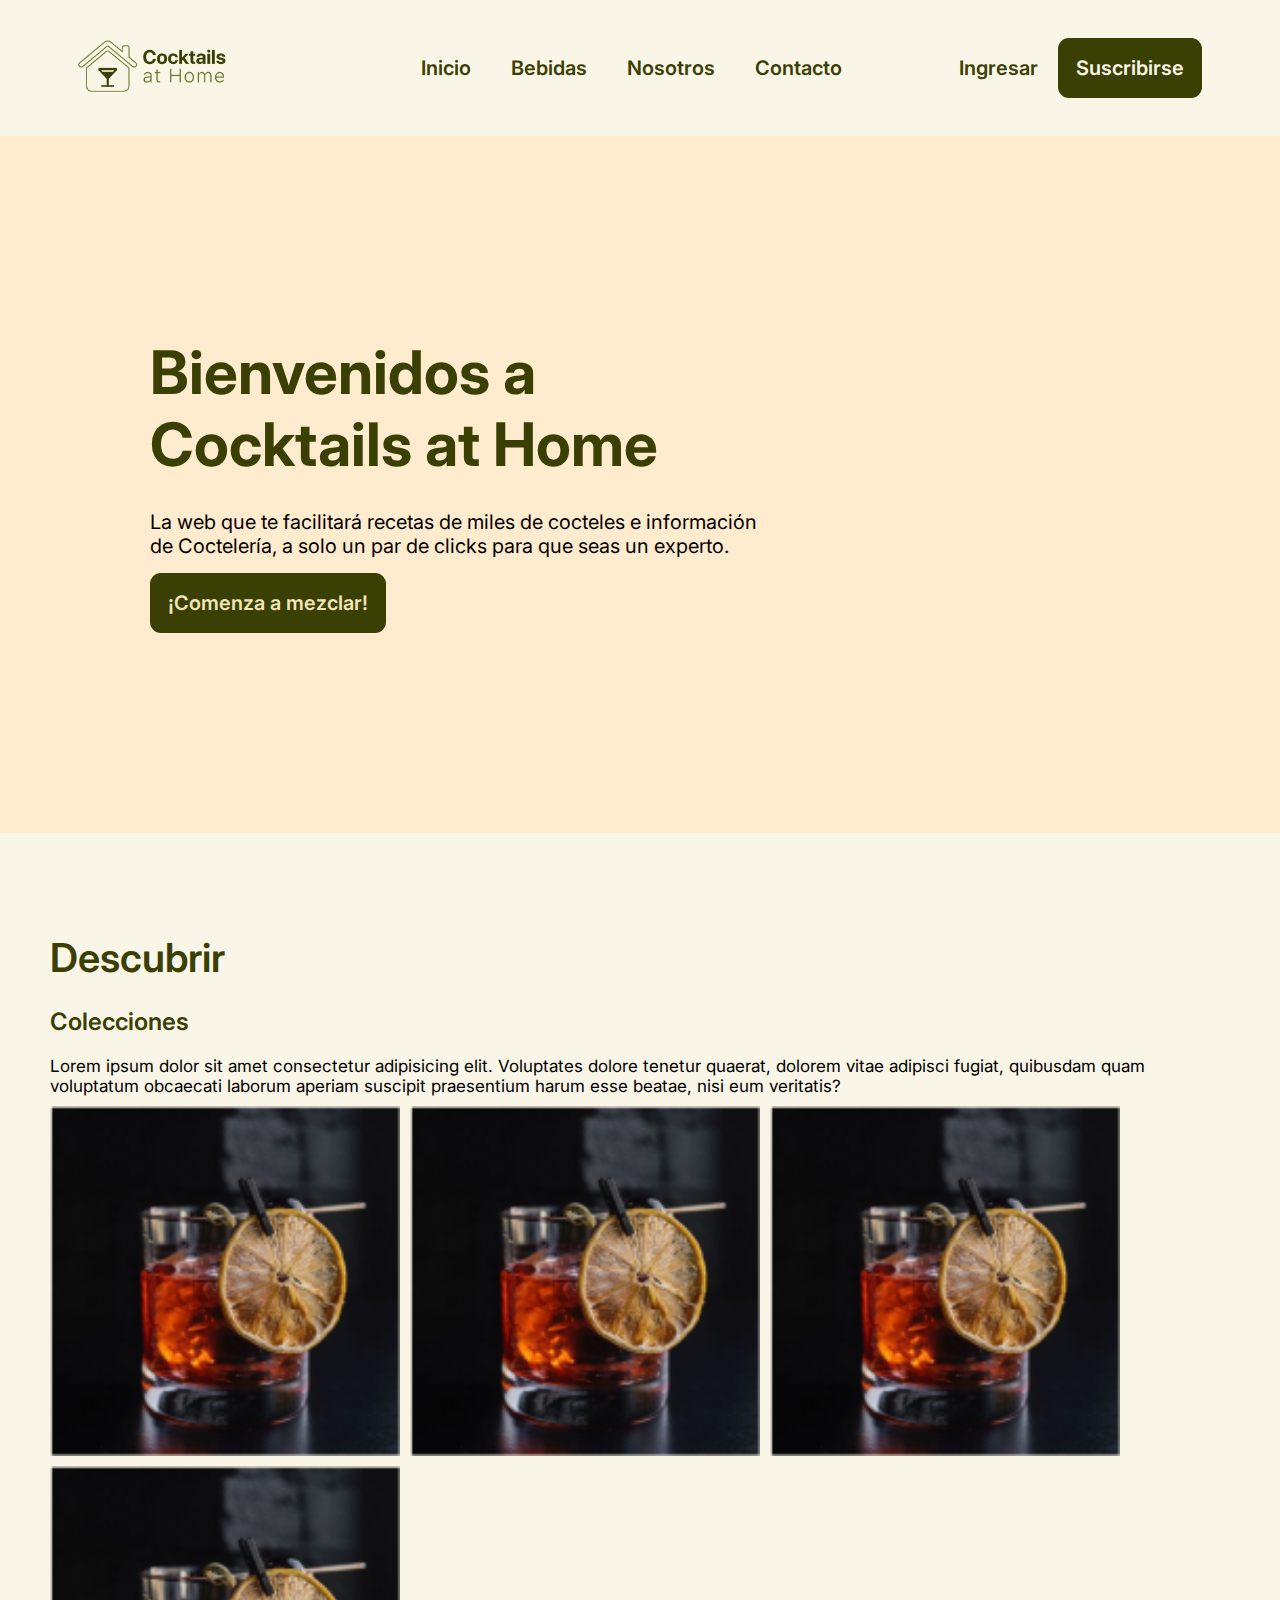
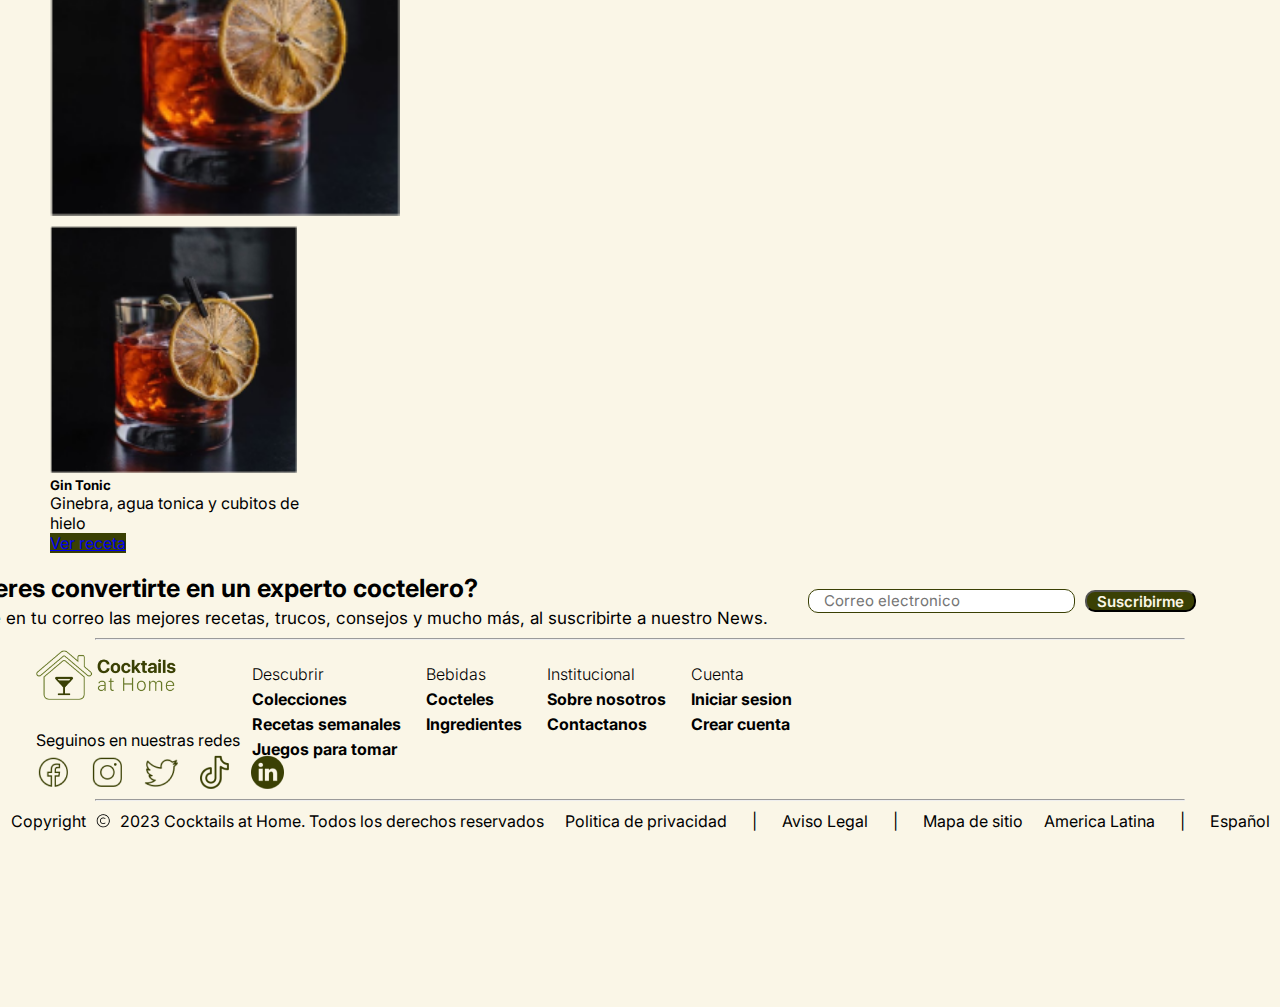
<file: index.html>
<!DOCTYPE html>
<html lang="en">
<head>
    <meta charset="UTF-8">
    <meta http-equiv="X-UA-Compatible" content="IE=edge">
    <meta name="viewport" content="width=device-width, initial-scale=1.0">
    <link href="https://cdn.jsdelivr.net/npm/bootstrap@5.0.2/dist/css/bootstrap.min.css" rel="stylesheet" integrity="sha384-EVSTQN3/azprG1Anm3QDgpJLIm9Nao0Yz1ztcQTwFspd3yD65VohhpuuCOmLASjC" crossorigin="anonymous">
    <link rel="stylesheet" href="./estilos/styles.css">
    <title>Cocktails at Home</title>
    <link rel="icon" type="image/x-icon" href="./images/favicon-cocktails-at-home.png">
</head>
<body>
    <!-- === HEADER === -->
    <header>
        <div class="header-desktop">
            <!-- === LOGO HEADER === -->
            <div>
                <a href="./index.html">
                    <img src="./images/logo-horizontal.png" alt="logo de Cocktails at Home horizontal" class="logoHeader">
                </a>
            </div>
            <!-- === NAV BAR === -->
            <nav class="navBar">
                <ul>
                    <li>
                        <a href="./index.html">Inicio</a>
                    </li>
                    <li>
                        <a href="./pages/bebidas.html">Bebidas</a>
                        <ul class="subMenu">
                            <li>
                                <a href="./pages/cocteles.html">Cocteles</a>
                            </li>
                            <li>
                            <a href="./pages/ingredientes.html">Ingredientes</a>
                            </li>
                        </ul>
                    </li>
                    <li>
                        <a href="./pages/nosotros.html">Nosotros</a>
                    </li>
                    <li>
                        <a href="./pages/contacto.html">Contacto</a>
                    </li>
                </ul>
            </nav>
            <!-- === BOTONERA RIGHT === -->
            <div class="rightHeader">
                <ul>
                    <li>
                        <a class="botonHeader signUp" href="./pages/ingresar.html">Ingresar</a>
                    </li>
                    <li>
                        <a class="botonHeader suscribe" href="./pages/suscribirse.html">Suscribirse</a>
                    </li>
                </ul>
            </div>
        </div>
        <div class="header-mobile--420">
            <div class="header-mobile__top-header">
                <!-- === LOGO HEADER === -->
                <div >
                    <a href="./index.html">
                        <img src="./images/logo-horizontal.png" alt="logo de Cocktails at Home horizontal" class="logoHeader">
                    </a>
                </div>
                <div class="rightHeader">
                    <ul>
                        <li>
                            <a class="botonHeader signUp" href="./pages/ingresar.html">Ingresar</a>
                        </li>
                        <li>
                            <a class="botonHeader suscribe" href="./pages/suscribirse.html">Suscribirse</a>
                        </li>
                    </ul>
                </div>
            </div>
            <!-- === NAV BAR === -->
            <nav class="navBar">
                <ul>
                    <li>
                        <a href="./index.html">Inicio</a>
                    </li>
                    <li>
                        <a href="./pages/bebidas.html">Bebidas</a>
                        <ul class="subMenu">
                            <li>
                                <a href="./pages/cocteles.html">Cocteles</a>
                            </li>
                            <li>
                            <a href="./pages/ingredientes.html">Ingredientes</a>
                            </li>
                        </ul>
                    </li>
                    <li>
                        <a href="./pages/nosotros.html">Nosotros</a>
                    </li>
                    <li>
                        <a href="./pages/contacto.html">Contacto</a>
                    </li>
                </ul>
            </nav>
            <!-- === BOTONERA RIGHT === -->
            
        </div>
    </header>
    <!-- === MAIN SECTION === -->
    <main class="bestContent">
        <h1 class="headingTag1">
            Bienvenidos a Cocktails at Home
        </h1>
        <div>
            <p class="description">La web que te facilitará recetas de miles de cocteles e información de Coctelería, a solo un par de clicks para que seas un experto.</p>
        </div>
        <div class="botonCtaMain">
            <a href="" class="textBoton">¡Comenza a mezclar!</a>
        </div>
    </main>
    <!-- === CATEGORIAS === -->
    <section class="categories">
        <h2 class="tituloSection">Descubrir</h2>
        <div class="containerFlex">
            <h3 class="subTitulos">Colecciones</h2>
                <p class="parrafos">Lorem ipsum dolor sit amet consectetur adipisicing elit. Voluptates dolore tenetur quaerat, dolorem vitae adipisci fugiat, quibusdam quam voluptatum obcaecati laborum aperiam suscipit praesentium harum esse beatae, nisi eum veritatis?</p>
            <div class="containerImg">
                <div class="imgCategories">
                    <img src="./images/negroni.png" alt="negroni con decoracion de fruto seco en fondo oscuro">
                </div>
                <div class="imgCategories">
                    <img src="./images/negroni.png" alt="negroni con decoracion de fruto seco en fondo oscuro">
                </div>
                <div class="imgCategories">
                    <img src="./images/negroni.png" alt="negroni con decoracion de fruto seco en fondo oscuro">
                </div>
                <div class="imgCategories">
                    <img src="./images/negroni.png" alt="negroni con decoracion de fruto seco en fondo oscuro">
                </div>
            </div>
            <div class="card" style="width: 18rem;">
                <img src="./images/negroni.png" class="card-img-top" alt="foto negroni">
                <div class="card-body">
                    <h5 class="card-title">Gin Tonic</h5>
                    <p class="card-text">Ginebra, agua tonica y cubitos de hielo</p>
                    <a href="#" class="btn btn-primary color">Ver receta</a>
                </div>
            </div>
        </div>
    </section>
    <!-- === FOOTER === -->
    <footer >
        <div class="gridFooter">
            <!-- === TOP FOOTER === -->
            <div class="topFooterText" >
                    <h4>¿Queres convertirte en un experto coctelero?</h4>
                    <p class="parrafos">Recibe en tu correo las mejores recetas, trucos, consejos y mucho más, al suscribirte a nuestro News.</p>
            </div>
            <div class="topFooterForm">
                <form class="form" action="suscribeNewslatter">
                    <input placeholder="Correo electronico" type="email" id="mail" name="user_mail" class="input">
                    <button type="submit">Suscribirme</button>
                </form>
            </div>
            <hr class="sepFoot1">
            <!-- === MID FOOTER === -->
            <div class="midFooterMarca">
                <img class="logo" src="./images/logo-horizontal.png" alt="logo horizontal">
                <div class="midFooterRedes">
                    <p>Seguinos en nuestras redes</p>
                    <div class="iconsRedes">
                        <img src="./images/icons-redes/icons8-facebook-nuevo-50 1.png" alt="red social facebook">
                        <img src="./images/icons-redes/icons8-instagram-50 1.png" alt="red social instagram">
                        <img src="./images/icons-redes/icons8-twitter-50 2.png" alt="red social twitter">
                        <img src="./images/icons-redes/tik-tok 1.png" alt="red social tik tok">
                        <img src="./images/icons-redes/linkedin 1.png" alt="red social linkedIn">
                    </div>
                </div>
            </div>
            <div class="midFooterNav">
                <div class="navItems">
                    <p class="titleNav">Descubrir</p>
                    <p>Colecciones</p>
                    <p>Recetas semanales</p>
                    <p>Juegos para tomar</p>
                </div>
                <div class="navItems">
                    <p class="titleNav">Bebidas</p>
                    <p>Cocteles</p>
                    <p>Ingredientes</p>
                </div>
                <div class="navItems">
                    <p class="titleNav">Institucional</p>
                    <p>Sobre nosotros</p>
                    <p>Contactanos</p>
                </div>
                <div class="navItems">
                    <p class="titleNav">Cuenta</p>
                    <p>Iniciar sesion</p>
                    <p>Crear cuenta</p>
                </div>
            </div>
            <hr class="sepFoot2">
            <!-- === BOTTOM FOOTER === -->
            <div class="bottomFooter">
                <div class="footerCopyright">
                    <p>Copyright</p>
                    <img src="./images/copyright-icon.png" alt="icono de copyright" class="iconCopyright">
                    <p>2023 Cocktails at Home. Todos los derechos reservados</p>
                </div>
                <div class="footerPolitic">
                    <p>Politica de privacidad</p>
                    <p>|</p>
                    <p>Aviso Legal</p>
                    <p>|</p>
                    <p>Mapa de sitio</p>
                </div>
                <div class="footerUbication">
                    <p>America Latina</p>
                    <p>|</p>
                    <p>Español</p>
                </div>
            </div>
    </footer>
    <script src="https://cdn.jsdelivr.net/npm/bootstrap@5.0.2/dist/js/bootstrap.bundle.min.js" integrity="sha384-MrcW6ZMFYlzcLA8Nl+NtUVF0sA7MsXsP1UyJoMp4YLEuNSfAP+JcXn/tWtIaxVXM" crossorigin="anonymous"></script>
</body>
</html>
</file>
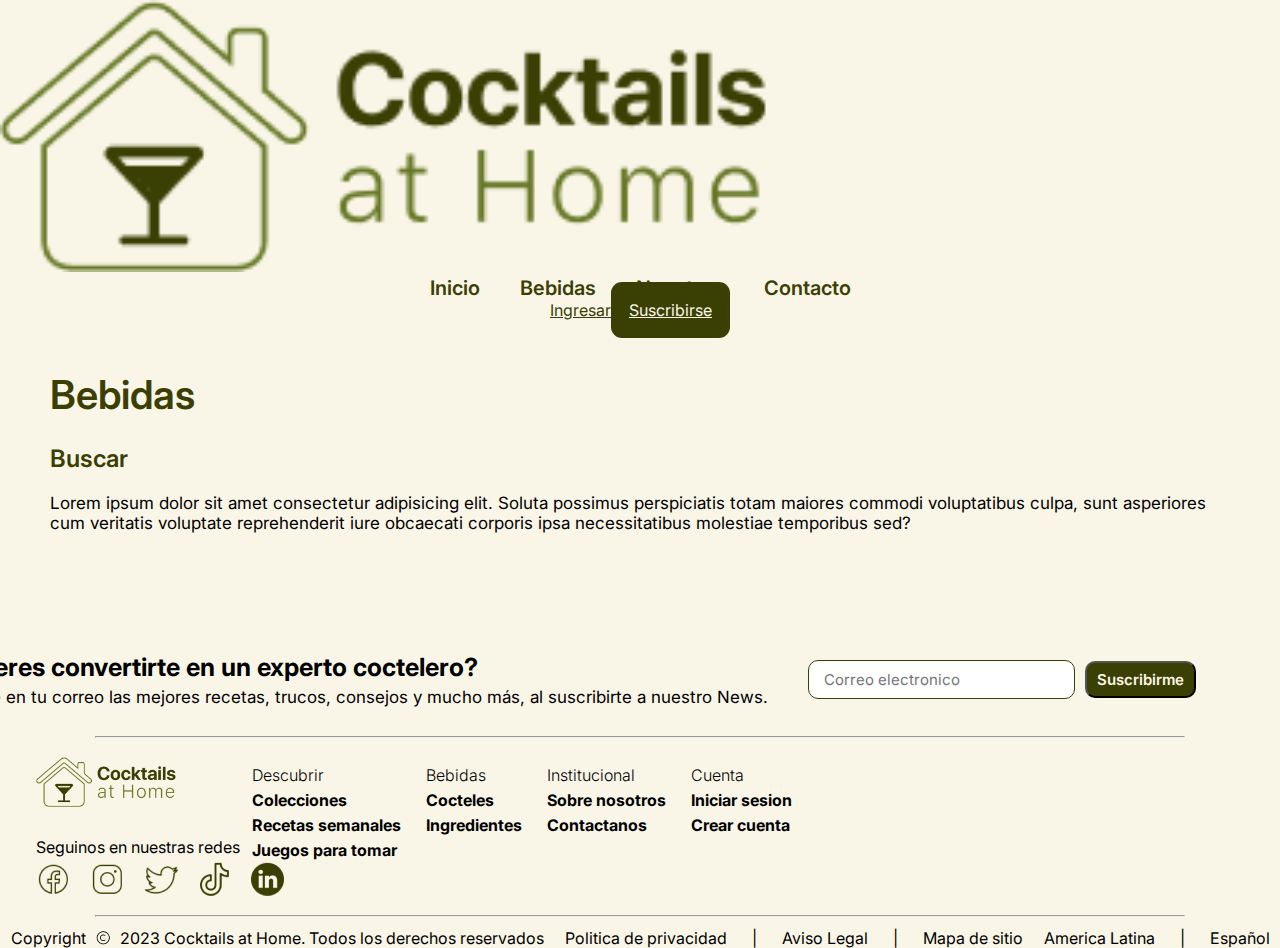
<file: pages/bebidas.html>
<!DOCTYPE html>
<html lang="en">
<head>
    <meta charset="UTF-8">
    <meta http-equiv="X-UA-Compatible" content="IE=edge">
    <meta name="viewport" content="width=device-width, initial-scale=1.0">
    <link href="https://cdn.jsdelivr.net/npm/bootstrap@5.0.2/dist/css/bootstrap.min.css" rel="stylesheet" integrity="sha384-EVSTQN3/azprG1Anm3QDgpJLIm9Nao0Yz1ztcQTwFspd3yD65VohhpuuCOmLASjC" crossorigin="anonymous">
    <link rel="stylesheet" href="../estilos/styles.css">
    <title>Cocktails at Home</title>
    <link rel="icon" type="image/x-icon" href="../images/favicon-cocktails-at-home.png">
</head>
<body>
    <!-- === HEADER === -->
    <header>
        <!-- === LOGO HEADER === -->
        <div>
            <a href="../index.html">
                <img src="../images/logo-horizontal.png" alt="logo de Cocktails at Home horizontal" class="logoHeader">
            </a>
        </div>
        <!-- === NAV BAR === -->
        <nav class="navBar">
            <ul>
                <li>
                    <a href="../index.html">Inicio</a>
                </li>
                <li>
                    <a href="./bebidas.html">Bebidas</a>
                    <ul class="subMenu">
                        <li>
                            <a href="./cocteles.html">Cocteles</a>
                        </li>
                        <li>
                        <a href="./ingredientes.html">Ingredientes</a>
                        </li>
                    </ul>
                </li>
                <li>
                    <a href="./nosotros.html">Nosotros</a>
                </li>
                <li>
                    <a href="./contacto.html">Contacto</a>
                </li>
            </ul>
        </nav>
        <!-- === BOTONERA RIGHT === -->
        <div class="rightHeader">
            <ul>
                <li>
                    <a class="signUp" href="./pages/ingresar.html">Ingresar</a>
                </li>
                <li>
                    <a class="suscribe" href="./pages/suscribirse.html">Suscribirse</a>
                </li>
            </ul>
        </div>
    </header>
    <main class="categories">
        <h1 class="tituloSection">
            Bebidas
        </h1>
        <div class="containerFlex">
            <h2 class="subTitulos">Buscar</h2>
            <p class="parrafos">Lorem ipsum dolor sit amet consectetur adipisicing elit. Soluta possimus perspiciatis totam maiores commodi voluptatibus culpa, sunt asperiores cum veritatis voluptate reprehenderit iure obcaecati corporis ipsa necessitatibus molestiae temporibus sed?</p>
        </div>
    </main>
    <!-- === FOOTER === -->
    <footer class="gridFooter">
        <!-- === TOP FOOTER === -->
        <div class="topFooterText" >
                <h4>¿Queres convertirte en un experto coctelero?</h4>
                <p class="parrafos">Recibe en tu correo las mejores recetas, trucos, consejos y mucho más, al suscribirte a nuestro News.</p>
        </div>
        <div class="topFooterForm">
            <form class="form" action="suscribeNewslatter">
                <input placeholder="Correo electronico" type="email" id="mail" name="user_mail" class="input">
                <button type="submit">Suscribirme</button>
            </form>
        </div>
        <hr class="sepFoot1">
        <!-- === MID FOOTER === -->
        <div class="midFooterMarca">
            <img class="logo" src="../images/logo-horizontal.png" alt="logo horizontal">
            <div class="midFooterRedes">
                <p>Seguinos en nuestras redes</p>
                <div class="iconsRedes">
                    <img src="../images/icons-redes/icons8-facebook-nuevo-50 1.png" alt="red social facebook">
                    <img src="../images/icons-redes/icons8-instagram-50 1.png" alt="red social instagram">
                    <img src="../images/icons-redes/icons8-twitter-50 2.png" alt="red social twitter">
                    <img src="../images/icons-redes/tik-tok 1.png" alt="red social tik tok">
                    <img src="../images/icons-redes/linkedin 1.png" alt="red social linkedIn">
                </div>
            </div>
        </div>
        <div class="midFooterNav">
            <div class="navItems">
                <p class="titleNav">Descubrir</p>
                <p>Colecciones</p>
                <p>Recetas semanales</p>
                <p>Juegos para tomar</p>
            </div>
            <div class="navItems">
                <p class="titleNav">Bebidas</p>
                <p>Cocteles</p>
                <p>Ingredientes</p>
            </div>
            <div class="navItems">
                <p class="titleNav">Institucional</p>
                <p>Sobre nosotros</p>
                <p>Contactanos</p>
            </div>
            <div class="navItems">
                <p class="titleNav">Cuenta</p>
                <p>Iniciar sesion</p>
                <p>Crear cuenta</p>
            </div>
        </div>
        <hr class="sepFoot2">
        <!-- === BOTTOM FOOTER === -->
        <div class="bottomFooter">
            <div class="footerCopyright">
                <p>Copyright</p>
                <img src="../images/copyright-icon.png" alt="icono de copyright" class="iconCopyright">
                <p>2023 Cocktails at Home. Todos los derechos reservados</p>
            </div>
            <div class="footerPolitic">
                <p>Politica de privacidad</p>
                <p>|</p>
                <p>Aviso Legal</p>
                <p>|</p>
                <p>Mapa de sitio</p>
            </div>
            <div class="footerUbication">
                <p>America Latina</p>
                <p>|</p>
                <p>Español</p>
            </div>
        </div>
    </footer>
    <script src="https://cdn.jsdelivr.net/npm/bootstrap@5.0.2/dist/js/bootstrap.bundle.min.js" integrity="sha384-MrcW6ZMFYlzcLA8Nl+NtUVF0sA7MsXsP1UyJoMp4YLEuNSfAP+JcXn/tWtIaxVXM" crossorigin="anonymous"></script>
</body>
</html>
</file>
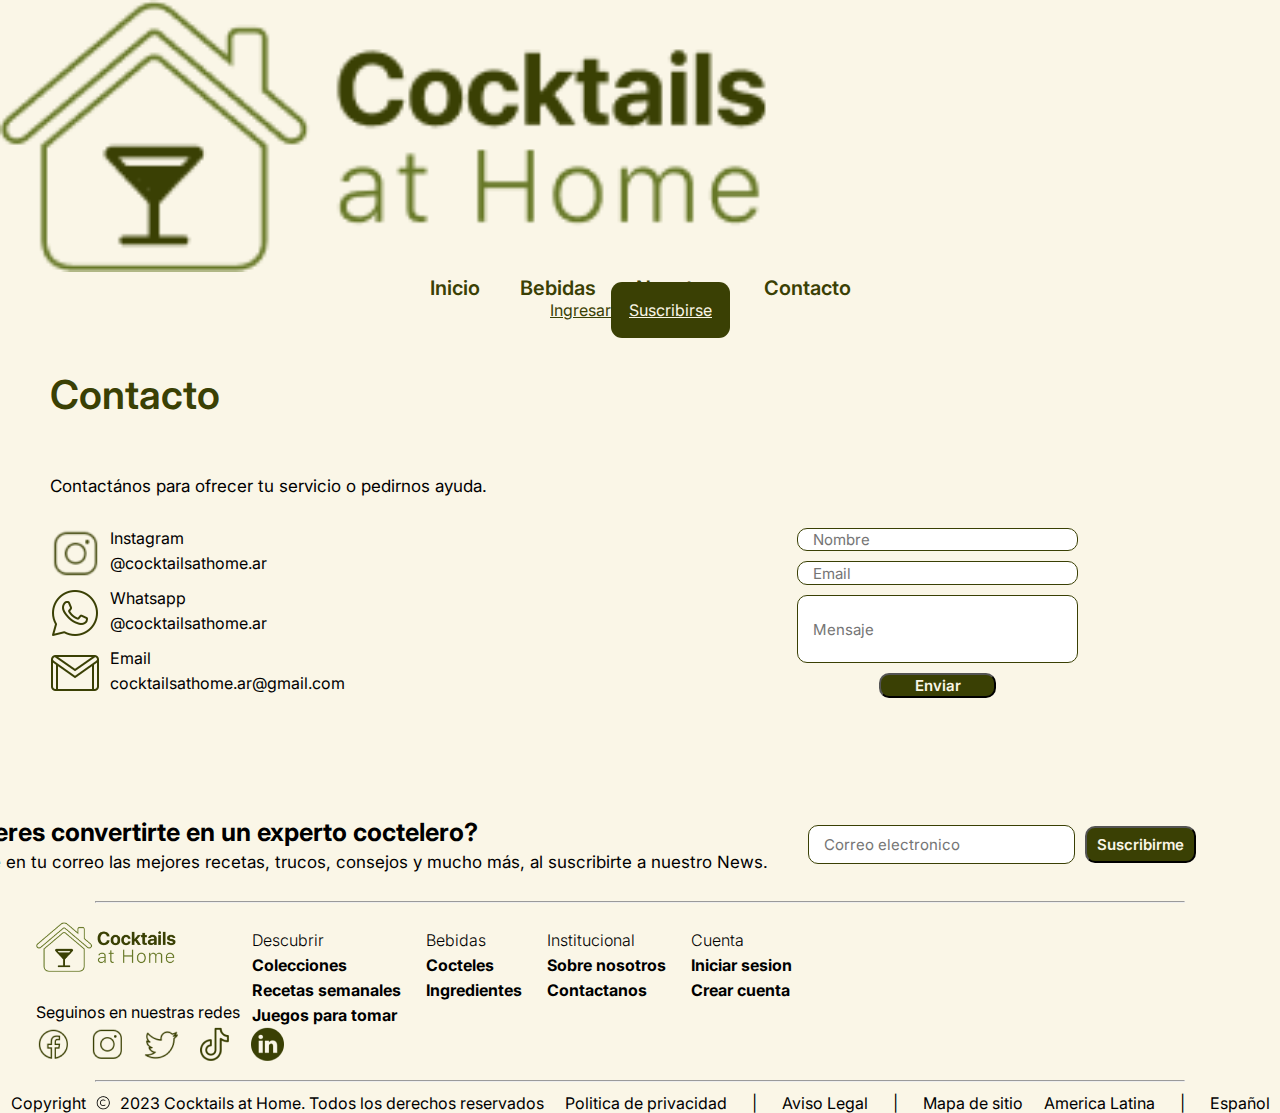
<file: pages/contacto.html>
<!DOCTYPE html>
<html lang="en">
<head>
    <meta charset="UTF-8">
    <meta http-equiv="X-UA-Compatible" content="IE=edge">
    <meta name="viewport" content="width=device-width, initial-scale=1.0">
    <link href="https://cdn.jsdelivr.net/npm/bootstrap@5.0.2/dist/css/bootstrap.min.css" rel="stylesheet" integrity="sha384-EVSTQN3/azprG1Anm3QDgpJLIm9Nao0Yz1ztcQTwFspd3yD65VohhpuuCOmLASjC" crossorigin="anonymous">
    <link rel="stylesheet" href="../estilos/styles.css">
    <title>Cocktails at Home</title>
    <link rel="icon" type="image/x-icon" href="../images/favicon-cocktails-at-home.png">
</head>
<body>
    <header>
        <div>
            <a href="../index.html">
                <img src="../images/logo-horizontal.png" alt="logo de Cocktails at Home horizontal" class="logoHeader">
            </a>
        </div>
        <nav class="navBar">
            <ul>
                <li>
                    <a href="../index.html">Inicio</a>
                </li>
                <li>
                    <a href="./bebidas.html">Bebidas</a>
                    <ul class="subMenu">
                        <li>
                            <a href="./cocteles.html">Cocteles</a>
                        </li>
                        <li>
                        <a href="./ingredientes.html">Ingredientes</a>
                        </li>
                    </ul>
                </li>
                <li>
                    <a href="./nosotros.html">Nosotros</a>
                </li>
                <li>
                    <a href="./contacto.html">Contacto</a>
                </li>
            </ul>
        </nav>
        <div class="rightHeader">
            <ul>
                <li>
                    <a class="signUp" href="./pages/ingresar.html">Ingresar</a>
                </li>
                <li>
                    <a class="suscribe" href="./pages/suscribirse.html">Suscribirse</a>
                </li>
            </ul>
        </div>
    </header>
    <main class="categories gap">
        <h1 class="tituloSection">Contacto</h1>
        <p class="parrafos">
            Contactános para ofrecer tu servicio o pedirnos ayuda.
        </p>
        <div class="containerFlex contactRow">
            <div class="containerFlex">
                <div class="containerFlex contactRow">
                    <img class="iconInstagram" src="../images/icons-redes/icons8-instagram-50 1.png" alt="icono Instagram">
                    <div class="navItems">
                        <p>Instagram</p>
                        <p>@cocktailsathome.ar</p>
                    </div>
                </div>
                <div class="containerFlex contactRow">
                    <img src="../images/icons-redes/icons8-whatsapp-50.png" alt="icono Whatsapp">
                    <div class="navItems">
                        <p>Whatsapp</p>
                        <p>@cocktailsathome.ar</p>
                    </div>
                </div>
                <div class="containerFlex contactRow">
                    <img src="../images/icons-redes/icons8-gmail-50.png" alt="icono gmail">
                    <div class="navItems">
                        <p>Email</p>
                        <p>cocktailsathome.ar@gmail.com</p>
                    </div>
                </div>
            </div>
            <article class="containerFlex articleForm">
                <form class="form contactForm" action="contact">
                    <input placeholder="Nombre" type="text" id="mail" name="user_mail" class="input">
                    <input placeholder="Email" type="email" class="input">
                    <input placeholder="Mensaje" type="text" class="messageForm input">
                    <button type="submit">Enviar</button>
                </form>
            </article>
        </div>
    </main>
    <!-- === FOOTER === -->
    <footer class="gridFooter">
        <!-- === TOP FOOTER === -->
        <div class="topFooterText" >
                <h4>¿Queres convertirte en un experto coctelero?</h4>
                <p class="parrafos">Recibe en tu correo las mejores recetas, trucos, consejos y mucho más, al suscribirte a nuestro News.</p>
        </div>
        <div class="topFooterForm">
            <form class="form" action="suscribeNewslatter">
                <input placeholder="Correo electronico" type="email" id="mail" name="user_mail" class="input">
                <button type="submit">Suscribirme</button>
            </form>
        </div>
        <hr class="sepFoot1">
        <!-- === MID FOOTER === -->
        <div class="midFooterMarca">
            <img class="logo" src="../images/logo-horizontal.png" alt="logo horizontal">
            <div class="midFooterRedes">
                <p>Seguinos en nuestras redes</p>
                <div class="iconsRedes">
                    <img src="../images/icons-redes/icons8-facebook-nuevo-50 1.png" alt="red social facebook">
                    <img src="../images/icons-redes/icons8-instagram-50 1.png" alt="red social instagram">
                    <img src="../images/icons-redes/icons8-twitter-50 2.png" alt="red social twitter">
                    <img src="../images/icons-redes/tik-tok 1.png" alt="red social tik tok">
                    <img src="../images/icons-redes/linkedin 1.png" alt="red social linkedIn">
                </div>
            </div>
        </div>
        <div class="midFooterNav">
            <div class="navItems">
                <p class="titleNav">Descubrir</p>
                <p>Colecciones</p>
                <p>Recetas semanales</p>
                <p>Juegos para tomar</p>
            </div>
            <div class="navItems">
                <p class="titleNav">Bebidas</p>
                <p>Cocteles</p>
                <p>Ingredientes</p>
            </div>
            <div class="navItems">
                <p class="titleNav">Institucional</p>
                <p>Sobre nosotros</p>
                <p>Contactanos</p>
            </div>
            <div class="navItems">
                <p class="titleNav">Cuenta</p>
                <p>Iniciar sesion</p>
                <p>Crear cuenta</p>
            </div>
        </div>
        <hr class="sepFoot2">
        <!-- === BOTTOM FOOTER === -->
        <div class="bottomFooter">
            <div class="footerCopyright">
                <p>Copyright</p>
                <img src="../images/copyright-icon.png" alt="icono de copyright" class="iconCopyright">
                <p>2023 Cocktails at Home. Todos los derechos reservados</p>
            </div>
            <div class="footerPolitic">
                <p>Politica de privacidad</p>
                <p>|</p>
                <p>Aviso Legal</p>
                <p>|</p>
                <p>Mapa de sitio</p>
            </div>
            <div class="footerUbication">
                <p>America Latina</p>
                <p>|</p>
                <p>Español</p>
            </div>
        </div>
    </footer>
    <script src="https://cdn.jsdelivr.net/npm/bootstrap@5.0.2/dist/js/bootstrap.bundle.min.js" integrity="sha384-MrcW6ZMFYlzcLA8Nl+NtUVF0sA7MsXsP1UyJoMp4YLEuNSfAP+JcXn/tWtIaxVXM" crossorigin="anonymous"></script>
</body>
</file>
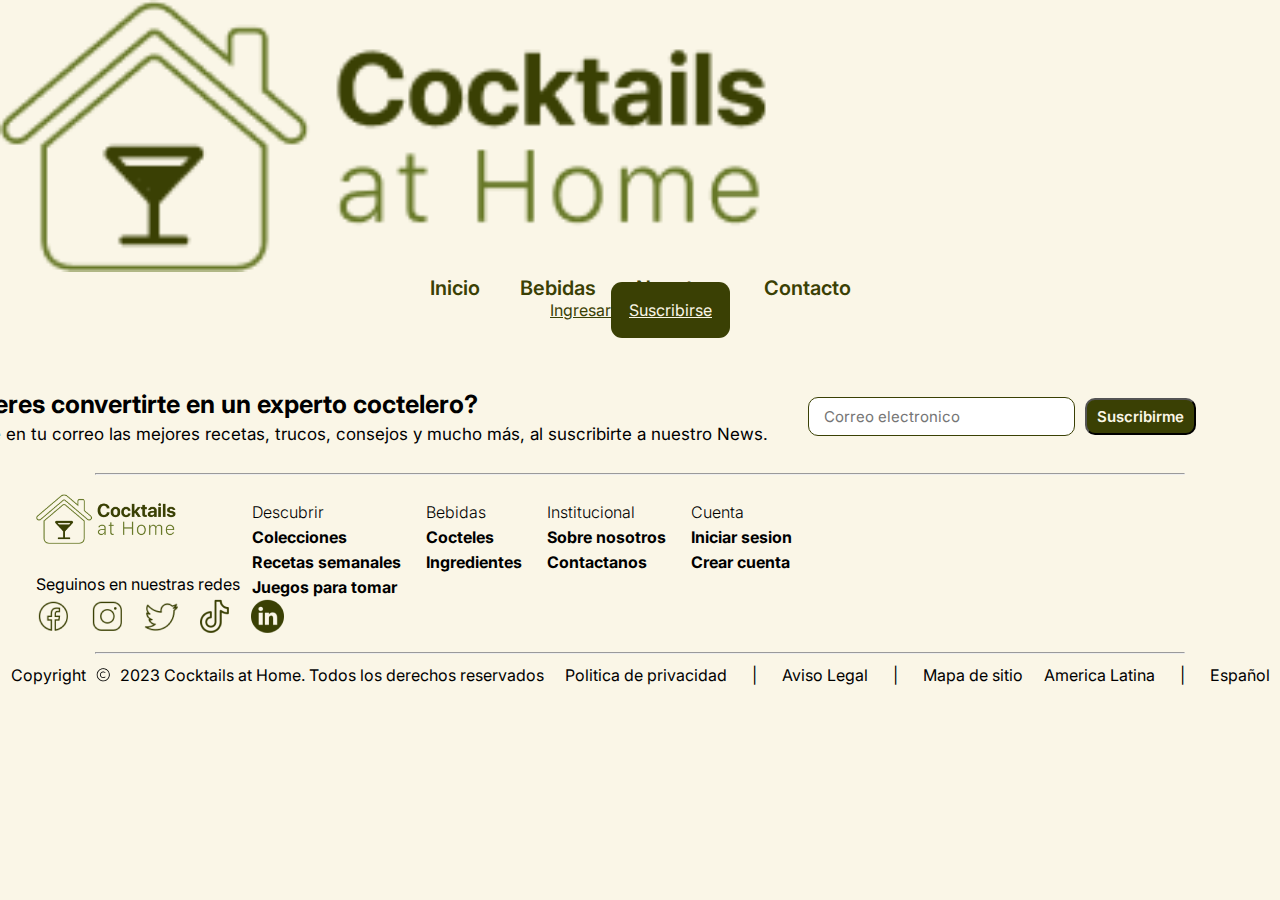
<file: pages/ingresar.html>
<!DOCTYPE html>
<html lang="en">
<head>
    <meta charset="UTF-8">
    <meta http-equiv="X-UA-Compatible" content="IE=edge">
    <meta name="viewport" content="width=device-width, initial-scale=1.0">
    <link href="https://cdn.jsdelivr.net/npm/bootstrap@5.0.2/dist/css/bootstrap.min.css" rel="stylesheet" integrity="sha384-EVSTQN3/azprG1Anm3QDgpJLIm9Nao0Yz1ztcQTwFspd3yD65VohhpuuCOmLASjC" crossorigin="anonymous">
    <link rel="stylesheet" href="../estilos/styles.css">
    <title>Cocktails at Home</title>
    <link rel="icon" type="image/x-icon" href="../images/favicon-cocktails-at-home.png">
</head>
<body>
    <header>
        <div>
            <a href="../index.html">
                <img src="../images/logo-horizontal.png" alt="logo de Cocktails at Home horizontal" class="logoHeader">
            </a>
        </div>
        <nav class="navBar">
            <ul>
                <li>
                    <a href="../index.html">Inicio</a>
                </li>
                <li>
                    <a href="./bebidas.html">Bebidas</a>
                    <ul class="subMenu">
                        <li>
                            <a href="./cocteles.html">Cocteles</a>
                        </li>
                        <li>
                        <a href="./ingredientes.html">Ingredientes</a>
                        </li>
                    </ul>
                </li>
                <li>
                    <a href="./nosotros.html">Nosotros</a>
                </li>
                <li>
                    <a href="./contacto.html">Contacto</a>
                </li>
            </ul>
        </nav>
        <div class="rightHeader">
            <ul>
                <li>
                    <a class="signUp" href="./pages/ingresar.html">Ingresar</a>
                </li>
                <li>
                    <a class="suscribe" href="./pages/suscribirse.html">Suscribirse</a>
                </li>
            </ul>
        </div>
    </header>
    <!-- === FOOTER === -->
    <footer class="gridFooter">
        <!-- === TOP FOOTER === -->
        <div class="topFooterText" >
                <h4>¿Queres convertirte en un experto coctelero?</h4>
                <p class="parrafos">Recibe en tu correo las mejores recetas, trucos, consejos y mucho más, al suscribirte a nuestro News.</p>
        </div>
        <div class="topFooterForm">
            <form class="form" action="suscribeNewslatter">
                <input placeholder="Correo electronico" type="email" id="mail" name="user_mail" class="input">
                <button type="submit">Suscribirme</button>
            </form>
        </div>
        <hr class="sepFoot1">
        <!-- === MID FOOTER === -->
        <div class="midFooterMarca">
            <img class="logo" src="../images/logo-horizontal.png" alt="logo horizontal">
            <div class="midFooterRedes">
                <p>Seguinos en nuestras redes</p>
                <div class="iconsRedes">
                    <img src="../images/icons-redes/icons8-facebook-nuevo-50 1.png" alt="red social facebook">
                    <img src="../images/icons-redes/icons8-instagram-50 1.png" alt="red social instagram">
                    <img src="../images/icons-redes/icons8-twitter-50 2.png" alt="red social twitter">
                    <img src="../images/icons-redes/tik-tok 1.png" alt="red social tik tok">
                    <img src="../images/icons-redes/linkedin 1.png" alt="red social linkedIn">
                </div>
            </div>
        </div>
        <div class="midFooterNav">
            <div class="navItems">
                <p class="titleNav">Descubrir</p>
                <p>Colecciones</p>
                <p>Recetas semanales</p>
                <p>Juegos para tomar</p>
            </div>
            <div class="navItems">
                <p class="titleNav">Bebidas</p>
                <p>Cocteles</p>
                <p>Ingredientes</p>
            </div>
            <div class="navItems">
                <p class="titleNav">Institucional</p>
                <p>Sobre nosotros</p>
                <p>Contactanos</p>
            </div>
            <div class="navItems">
                <p class="titleNav">Cuenta</p>
                <p>Iniciar sesion</p>
                <p>Crear cuenta</p>
            </div>
        </div>
        <hr class="sepFoot2">
        <!-- === BOTTOM FOOTER === -->
        <div class="bottomFooter">
            <div class="footerCopyright">
                <p>Copyright</p>
                <img src="../images/copyright-icon.png" alt="icono de copyright" class="iconCopyright">
                <p>2023 Cocktails at Home. Todos los derechos reservados</p>
            </div>
            <div class="footerPolitic">
                <p>Politica de privacidad</p>
                <p>|</p>
                <p>Aviso Legal</p>
                <p>|</p>
                <p>Mapa de sitio</p>
            </div>
            <div class="footerUbication">
                <p>America Latina</p>
                <p>|</p>
                <p>Español</p>
            </div>
        </div>
    </footer>
    <script src="https://cdn.jsdelivr.net/npm/bootstrap@5.0.2/dist/js/bootstrap.bundle.min.js" integrity="sha384-MrcW6ZMFYlzcLA8Nl+NtUVF0sA7MsXsP1UyJoMp4YLEuNSfAP+JcXn/tWtIaxVXM" crossorigin="anonymous"></script>
</body>
</html>
</file>
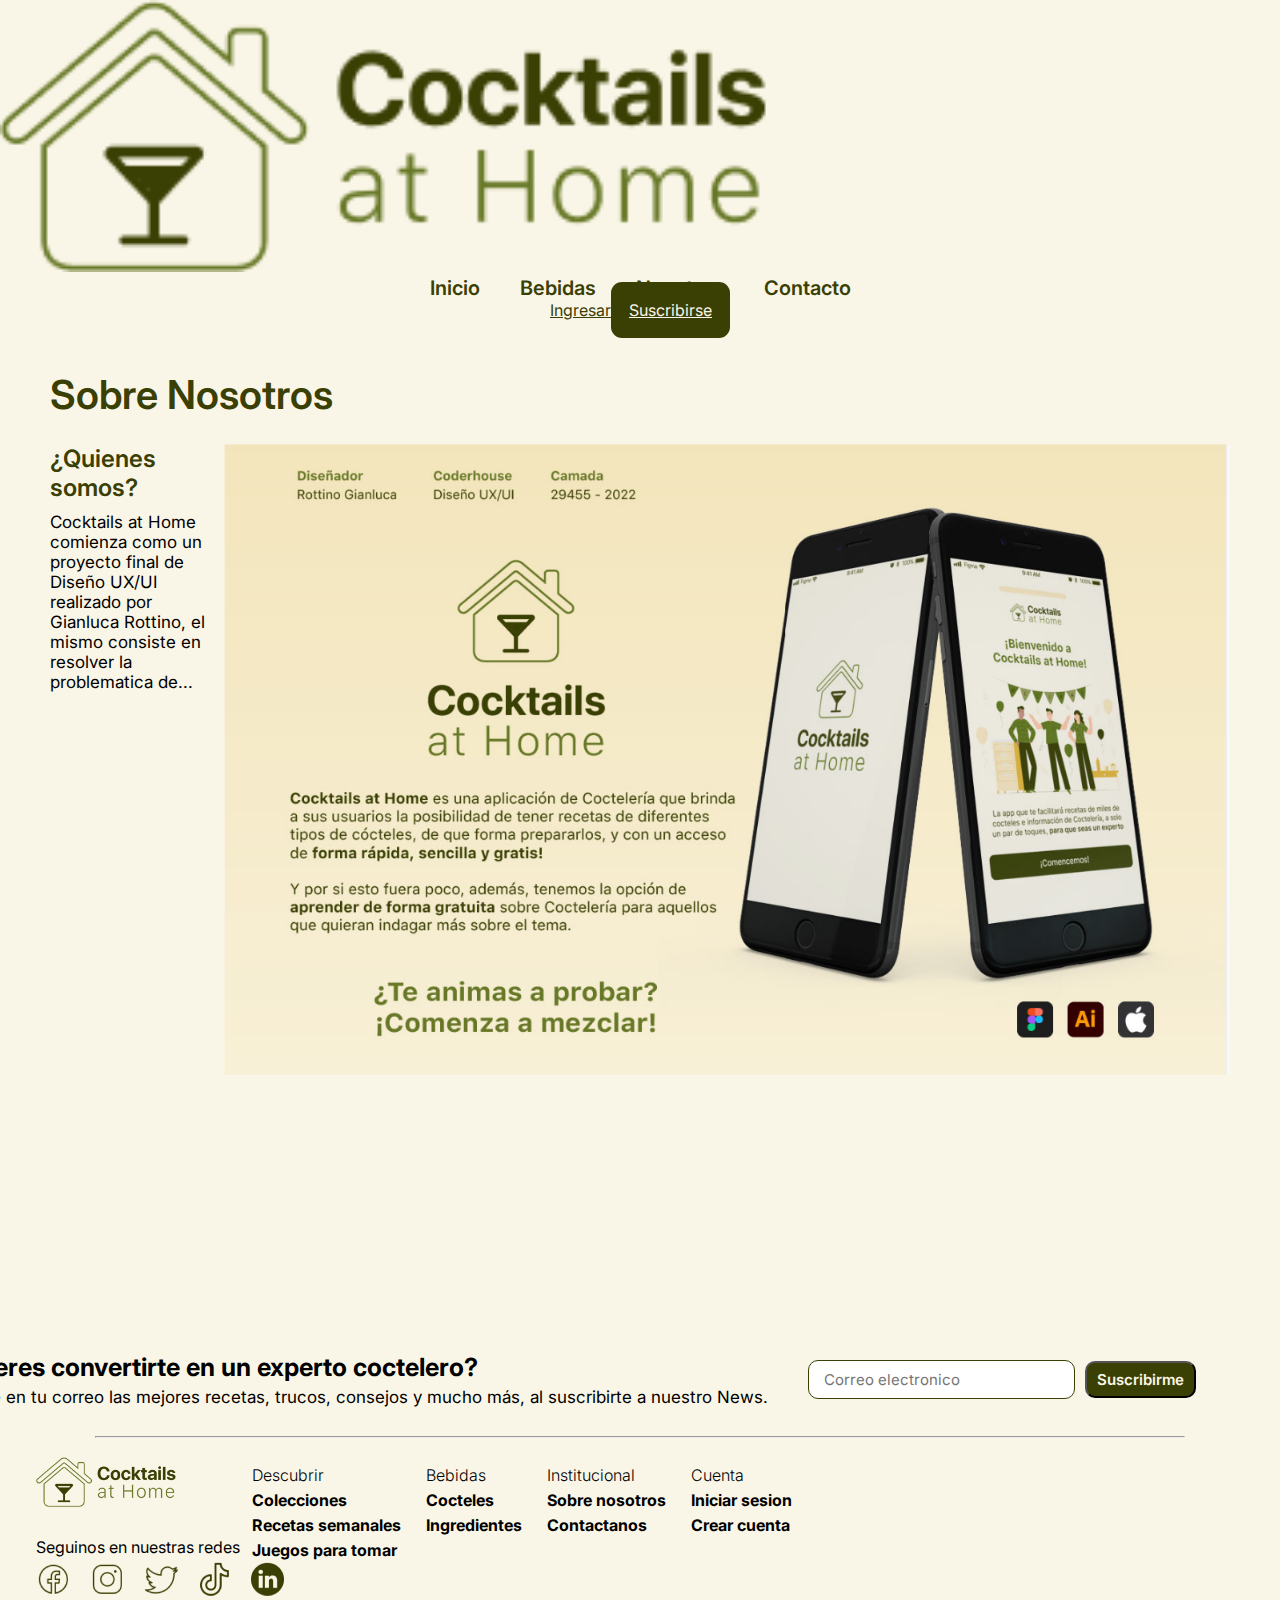
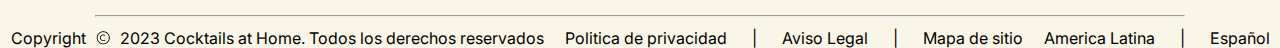
<file: pages/nosotros.html>
<!DOCTYPE html>
<html lang="en">
<head>
    <meta charset="UTF-8">
    <meta http-equiv="X-UA-Compatible" content="IE=edge">
    <meta name="viewport" content="width=device-width, initial-scale=1.0">
    <link href="https://cdn.jsdelivr.net/npm/bootstrap@5.0.2/dist/css/bootstrap.min.css" rel="stylesheet" integrity="sha384-EVSTQN3/azprG1Anm3QDgpJLIm9Nao0Yz1ztcQTwFspd3yD65VohhpuuCOmLASjC" crossorigin="anonymous">
    <link rel="stylesheet" href="../estilos/styles.css">
    <title>Cocktails at Home</title>
    <link rel="icon" type="image/x-icon" href="../images/favicon-cocktails-at-home.png">
</head>
<body>
    <header>
        <div>
            <a href="../index.html">
                <img src="../images/logo-horizontal.png" alt="logo de Cocktails at Home horizontal" class="logoHeader">
            </a>
        </div>
        <nav class="navBar">
            <ul>
                <li>
                    <a href="../index.html">Inicio</a>
                </li>
                <li>
                    <a href="./bebidas.html">Bebidas</a>
                    <ul class="subMenu">
                        <li>
                            <a href="./cocteles.html">Cocteles</a>
                        </li>
                        <li>
                        <a href="./ingredientes.html">Ingredientes</a>
                        </li>
                    </ul>
                </li>
                <li>
                    <a href="./nosotros.html">Nosotros</a>
                </li>
                <li>
                    <a href="./contacto.html">Contacto</a>
                </li>
            </ul>
        </nav>
        <div class="rightHeader">
            <ul>
                <li>
                    <a class="signUp" href="./pages/ingresar.html">Ingresar</a>
                </li>
                <li>
                    <a class="suscribe" href="./pages/suscribirse.html">Suscribirse</a>
                </li>
            </ul>
        </div>
    </header>
    <main class="categories">
        <h1 class="tituloSection">Sobre Nosotros</h1>
        <section class="containerFlex contactRow">
            <div class="container">
                <h2 class="tituloSection subTitulos">¿Quienes somos?</h2>
                <p class="parrafos">Cocktails at Home comienza como un proyecto final de Diseño UX/UI realizado por Gianluca Rottino, el mismo consiste en resolver la problematica de...</p>
            </div>
            <img class="imgSobreNosotros" src="../images/cocktails-at-home-proyect-sobre-nosotros.png" alt="imagen sobre el proyecto">
        </section>
    </main>
    <!-- === FOOTER === -->
    <footer class="gridFooter">
        <!-- === TOP FOOTER === -->
        <div class="topFooterText" >
                <h4>¿Queres convertirte en un experto coctelero?</h4>
                <p class="parrafos">Recibe en tu correo las mejores recetas, trucos, consejos y mucho más, al suscribirte a nuestro News.</p>
        </div>
        <div class="topFooterForm">
            <form class="form" action="suscribeNewslatter">
                <input placeholder="Correo electronico" type="email" id="mail" name="user_mail" class="input">
                <button type="submit">Suscribirme</button>
            </form>
        </div>
        <hr class="sepFoot1">
        <!-- === MID FOOTER === -->
        <div class="midFooterMarca">
            <img class="logo" src="../images/logo-horizontal.png" alt="logo horizontal">
            <div class="midFooterRedes">
                <p>Seguinos en nuestras redes</p>
                <div class="iconsRedes">
                    <img src="../images/icons-redes/icons8-facebook-nuevo-50 1.png" alt="red social facebook">
                    <img src="../images/icons-redes/icons8-instagram-50 1.png" alt="red social instagram">
                    <img src="../images/icons-redes/icons8-twitter-50 2.png" alt="red social twitter">
                    <img src="../images/icons-redes/tik-tok 1.png" alt="red social tik tok">
                    <img src="../images/icons-redes/linkedin 1.png" alt="red social linkedIn">
                </div>
            </div>
        </div>
        <div class="midFooterNav">
            <div class="navItems">
                <p class="titleNav">Descubrir</p>
                <p>Colecciones</p>
                <p>Recetas semanales</p>
                <p>Juegos para tomar</p>
            </div>
            <div class="navItems">
                <p class="titleNav">Bebidas</p>
                <p>Cocteles</p>
                <p>Ingredientes</p>
            </div>
            <div class="navItems">
                <p class="titleNav">Institucional</p>
                <p>Sobre nosotros</p>
                <p>Contactanos</p>
            </div>
            <div class="navItems">
                <p class="titleNav">Cuenta</p>
                <p>Iniciar sesion</p>
                <p>Crear cuenta</p>
            </div>
        </div>
        <hr class="sepFoot2">
        <!-- === BOTTOM FOOTER === -->
        <div class="bottomFooter">
            <div class="footerCopyright">
                <p>Copyright</p>
                <img src="../images/copyright-icon.png" alt="icono de copyright" class="iconCopyright">
                <p>2023 Cocktails at Home. Todos los derechos reservados</p>
            </div>
            <div class="footerPolitic">
                <p>Politica de privacidad</p>
                <p>|</p>
                <p>Aviso Legal</p>
                <p>|</p>
                <p>Mapa de sitio</p>
            </div>
            <div class="footerUbication">
                <p>America Latina</p>
                <p>|</p>
                <p>Español</p>
            </div>
        </div>
    </footer>
    <script src="https://cdn.jsdelivr.net/npm/bootstrap@5.0.2/dist/js/bootstrap.bundle.min.js" integrity="sha384-MrcW6ZMFYlzcLA8Nl+NtUVF0sA7MsXsP1UyJoMp4YLEuNSfAP+JcXn/tWtIaxVXM" crossorigin="anonymous"></script>
</body>
</html>
</file>
<file: estilos/styles.css>
@import url('https://fonts.googleapis.com/css2?family=Inter:wght@100;200;300;500;600;700;800;900&display=swap');

*{
    margin: 0;
    padding: 0;
}

body{
    background-color: #FAF6E7;
    font-family: 'Inter', sans-serif;
    height: 100vh;
    width: 100%;
    display: flex;
    flex-direction: column;
    align-items: stretch;
}

.parrafos{
    font-size: 17px;
    width: 100%;
}



/* =====     HEADER     ===== */



.header-desktop{
    padding: 40px;
    display: flex;
    flex-direction: row;
    justify-content: space-around;
    align-items: center;

}

.logoHeader{
    width: 60%;
    height: max-content;
}



/* ===== NAV BAR ====== */


ul li{
    list-style-type: none;
}

.navBar a{
    font-family: 'Inter', sans-serif;
    font-weight: 600;
    font-size: 20px;
    text-decoration: none;
    color: #3A4004;
    padding: 20px;
}        

nav ul{
    display: flex;
    flex-direction: row;
    justify-content: center;
}

ul li .subMenu{
    display: none;
}

.botonHeader{
    font-family: 'Inter', sans-serif;
    font-weight: 600;
    font-size: 20px;
    text-decoration: none;
    padding: 20px;
}

.rightHeader ul{
    display: flex;
    flex-direction: row;
    justify-content: center;
}

.signUp{
    color: #3A4004;
}

.suscribe{
    width: max-content;
    height: max-content;
    padding: 18px;
    background-color: #3A4004;
    color: #FAF6E7;
    border-radius: 11px;
}

/* =====    MAIN SECTION    ====== */



.bestContent{
    padding: 200px 150px;
    margin-bottom: 50px;
    background-color: blanchedalmond;
    display: flex;
    flex-direction: column;
}

.headingTag1{
    font-family: 'Inter', sans-serif;
    font-weight: bolder;
    font-size: 60px;
    color: #3A4004;
    width: 535px;
    margin-bottom: 30px;
}   

.description{
    font-family: 'Inter', sans-serif;
    font-weight: 400;
    font-size: 20px;
    width: 633px;
    height: max-content;
    margin-bottom: 15px;
}

/* =====    Boton CTA main      ===== */

.botonCtaMain{
    width: max-content;
    height: max-content;
    padding: 18px;
    background-color: #3A4004;
    color: #F2E4B9;
    border-radius: 11px;
}

.textBoton{
    width: max-content;
    height: 29px;
    font-family: 'Inter', sans-serif;
    font-weight: 600;
    font-size: 20px;
    color: #F2E4B9;
    text-decoration: none;
}


/* =====    CATEGORIES SECTION    ===== */

.categories{
    height: max-content;
    margin: 50px;
    display: flex;
    flex-direction: column;
}

.tituloSection{
    font-size: 40px;
    color: #3A4004;
    margin-bottom: 25px;
    font-weight: 600;
}

.containerFlex{
    width: 100%;
    height: max-content;
    display: flex;
    flex-direction: column;
    gap: 10px;
}

.subTitulos{
    font-size: x-large;
    color: #3A4004;
    margin-bottom: 10px;
    font-weight: 600;
}

.imgCategories{
    width: 350px;
    height: 350px;
    overflow: hidden;
    object-fit: scale-down;
}

.containerImg{
    width: 100%;
    height: max-content;
    display: flex;
    flex-direction: row;
    gap: 10px;
    flex-wrap: wrap;
    justify-content: flex-start;
}

img{
    width: auto;
    height: 100%;
}

.color {
    background-color: #3A4004;
}

/* =====    FOOTER      ===== */

.gridFooter{
    height: 35%;
    width: 100%;
    display: grid;
    grid-template-columns: 25% 30% 1fr;
    grid-template-rows: 6fr 1% 10fr 1% 1fr;
    gap: 10px;
    grid-template-areas:
        "textfoot textfoot formfoot"
        "linea1 linea1 linea1"
        "marca nav ."
        "linea2 linea2 linea2"
        "bottomfoot bottomfoot bottomfoot";
    align-items: center;
    justify-items: center;
    margin: 50px 0px;
}

.sepFoot1{
    width: 85%;
    height: 0.5%;
    background-color: rgba(0, 0, 0, 0.026);
    grid-area: linea1;
}

.sepFoot2{
    width: 85%;
    height: 0.5%;
    background-color: rgba(0, 0, 0, 0.026);
    grid-area: linea2;
}

/* ===  TOP FOOTER  === */

.topFooterText h4{
    font-size: 25px;
    font-weight: 700;
}

.topFooterText{
    width: max-content;
    height: max-content;
    grid-area: textfoot;
    display: flex;
    flex-direction: column;
    gap: 5px;
}

/* FORM STYLES */

.topFooterForm{
    width: 100%;
    height: 80%;
    grid-area: formfoot;
    display: flex;
    align-items: center;
}

.form{
    width: 100%;
    height: 100%;
    display: flex;
    flex-direction: row;
    justify-content: center;
    align-items: center;
    gap: 10px;
}

.form .input{
    width: 45%;
    height: 50%;
    font-family: 'Inter', sans-serif;
    font-size: 15px;
    font-weight: 400;
    padding-inline-start: 15px;
    border-radius: 10px;
    border: 1px solid #3A4004;
}

.form button{
    width: 20%;
    height: 50%;
    font-family: 'Inter', sans-serif;
    font-size: 15px;
    font-weight: 600;
    border-radius: 10px;
    color: #FAF6E7;
    background-color: #3A4004;
}

/* ===  MID FOOTER  === */

.midFooterMarca .logo{
    width: 140px;
    height: 50px;
}

.midFooterMarca{
    width: auto;
    height: auto;
    display: flex;
    flex-direction: column;
    grid-area: marca;
    gap: 30px;
}

.iconsRedes{
    width: max-content;
    height: max-content;
    display: flex;
    flex-direction: row;
    gap: 20px;
}

.midFooterRedes{
    width: max-content;
    height: max-content;
    display: flex;
    flex-direction: column;
    gap: 5px;
}

/* Footer Navbar */

.midFooterNav{
    width: max-content;
    height: 80%;
    display: flex;
    flex-direction: row;
    gap: 25px;
    grid-area: nav;
}

.midFooterNav .titleNav{
    font-weight: 300;
}

.midFooterNav p{
    font-weight: 700;
}

.navItems{
    width: max-content;
    height: max-content;
    display: flex;
    flex-direction: column;
    gap: 5px;
}

/* === BOTTOM FOOTER === */

.bottomFooter{
    width: 100%;
    display: flex;
    flex-direction: row;
    justify-content: space-around;
    align-items: center;
    grid-area: bottomfoot;
}

.footerCopyright{
    width: max-content;
    height: max-content;
    display: flex;
    flex-direction: row;
    align-items: center;
    gap: 10px;
}

.footerPolitic{
    width: max-content;
    height: max-content;
    display: flex;
    flex-direction: row;
    gap: 25px;
}

.footerUbication{
    width: max-content;
    height: max-content;
    display: flex;
    flex-direction: row;
    gap: 25px;
}

/* === FIXEO DE BOOTSTRAP (Cambio de estilos) === */

p{
    margin-top: 0%;
    margin-bottom: 0%;
}

/* === HTML CONTACTO === */

.iconInstagram{
    width: 50px;
    height: auto;
}

.gap{
    gap: 2em;
}

.contactRow{
    flex-direction: row;
}

.contactForm{
    flex-direction: column;
}

.form .messageForm{
    height: 150%;
}

.articleForm{
    width: 100%;
    height: 100%;
}

.imgSobreNosotros{
    width: auto;
    height: 80%;
}

/* === HEADER MOBILE === */

@media screen and (min-width: 425px) and (max-width: 768px) {
    .header-desktop {
        display: none;
    }

    .header-mobile--420 {
        display: flex;
        flex-direction: column;
    }

    .header-mobile__top-header {
        display: flex;
        flex-direction: row;
        align-items: center;
        justify-content: space-between;
        margin-top: 10px;
    }

    .logoHeader {
        width: 70%;
        height: auto;
    }
    
    .rightHeader {
        font-weight: 400;
        font-size: 10px;
    }

    .suscribe {
        font-size: 15px;
        padding: 13px;
        margin-left: 10px;
    }

    .signUp {
        font-size: 15px;
        padding: 13px;
    }

    .navBar a{
        font-size: 15px;
    }

    .navBar {
        margin: 10px 0px;
    }

    .bestContent {
        width: 100%;
        height: fit-content;
        padding: 80px 50px;
        margin-bottom: 15px;
    }
    .bestContent .headingTag1 {
        width: 100%;
        font-size: 35px;
    }

    .bestContent .description {
        font-size: 16px;
        margin-bottom: 10px;
        width: 100%;
    }

    .botonCtaMain {
        padding: 13px;
        border-radius: 11px;
    }

    .textBoton {
        font-size: 15px;
    }

    .categories .tituloSection{
        font-size: 25px;
    }

    .categories .subTitulos {
        font-size: 20px;
    }

    .gridFooter {
        grid-template-columns: 100%;
        grid-auto-rows: 1fr;
        grid-template-rows: none;
        grid-template-areas:
        "textfoot"
        "formfoot"
        "marca"
        "nav"
        "bottomfoot";
        gap: 25px;
    }

    .topFooterText h4{
        font-size: 15px
    }

    .topFooterText {
        width: 100%;
        align-items: center;
    }

    .topFooterText .parrafos {
        font-size: 15px;
        width: 80%;
    }

    .topFooterForm {
        flex-direction: column;
        width: 100%;
        height: fit-content;
    }

    .form .input {
        width: fit-content;
    }

    .navItems p{
        font-size: 12px;
    }

    .midFooterNav { 
        gap: 10px;
        height: fit-content;
    }

    .bottomFooter {
        width: 80%;
        flex-wrap: wrap;
        gap: 10px;
    }

    .gridFooter p {
        font-size: 12px;
    }
}

@media screen and (min-width: 768px) {
    .header-mobile--420 {
        display: none;
    }
}
</file>
